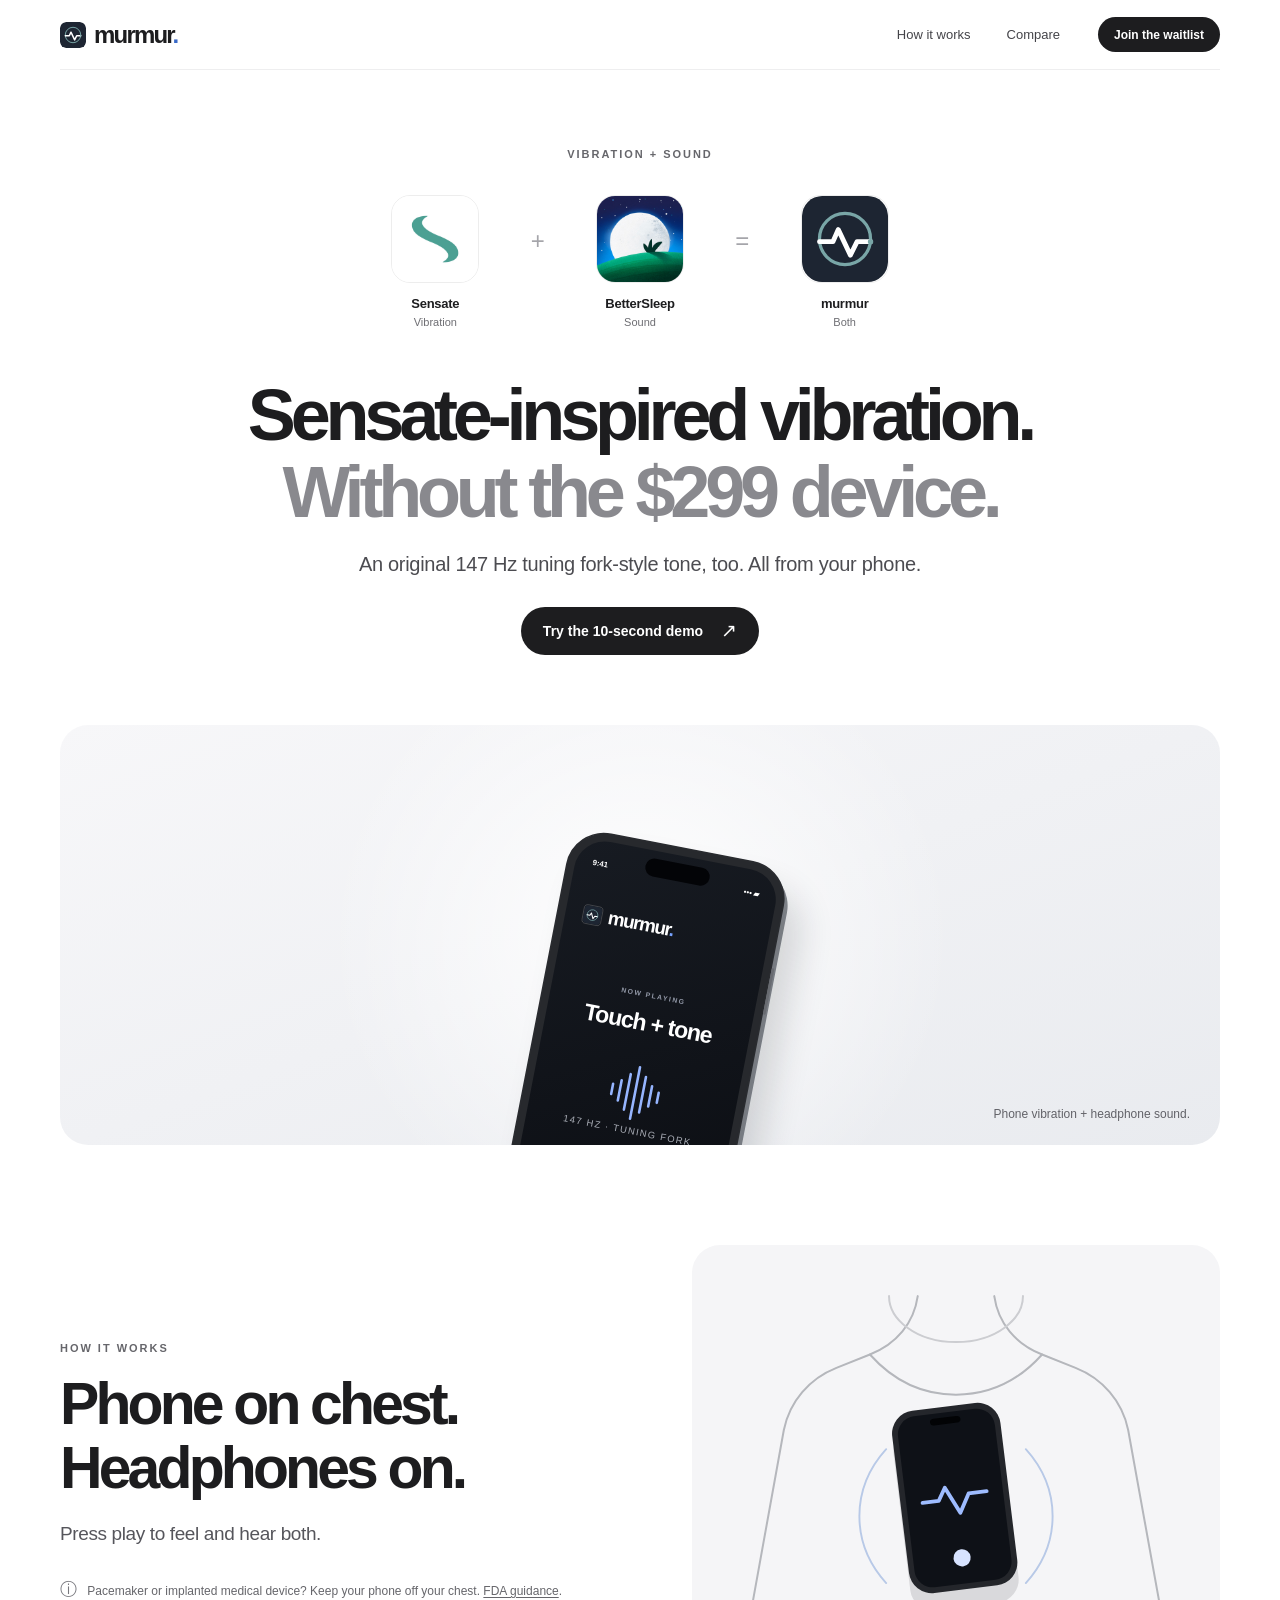
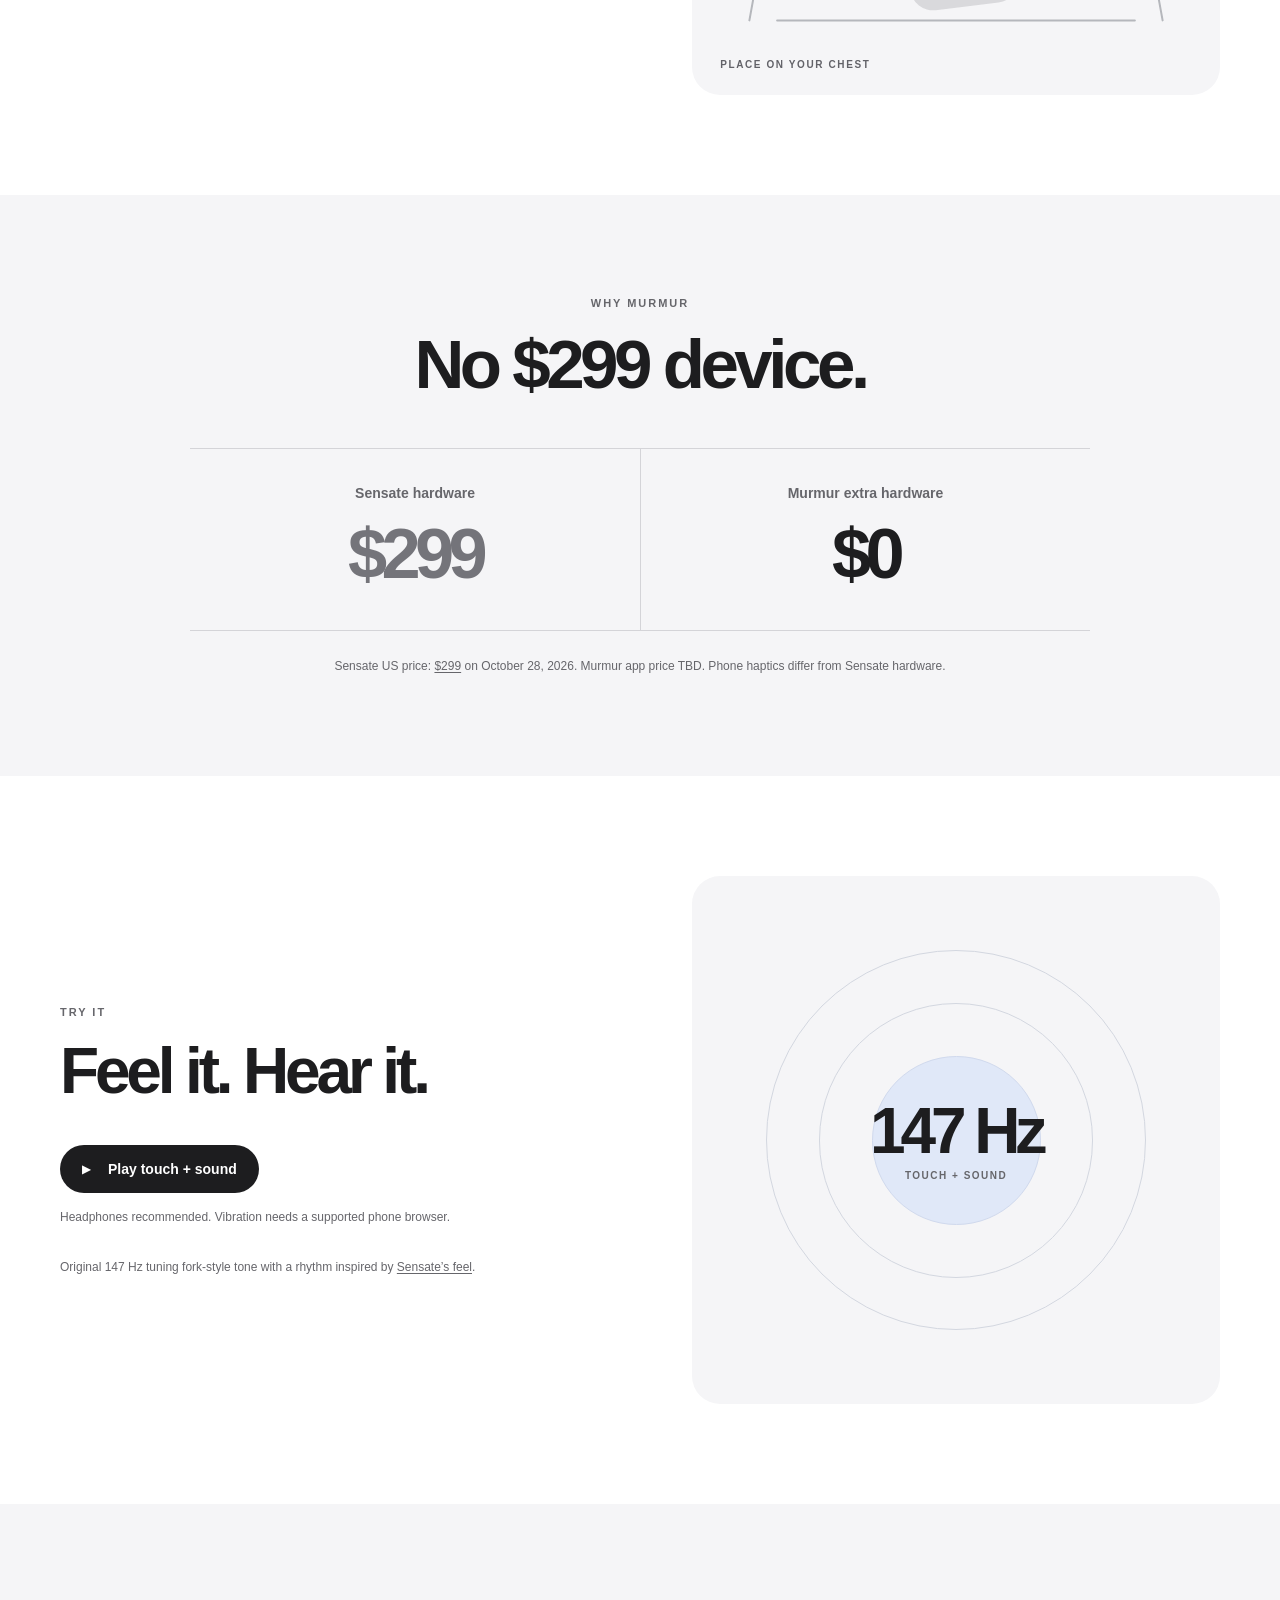
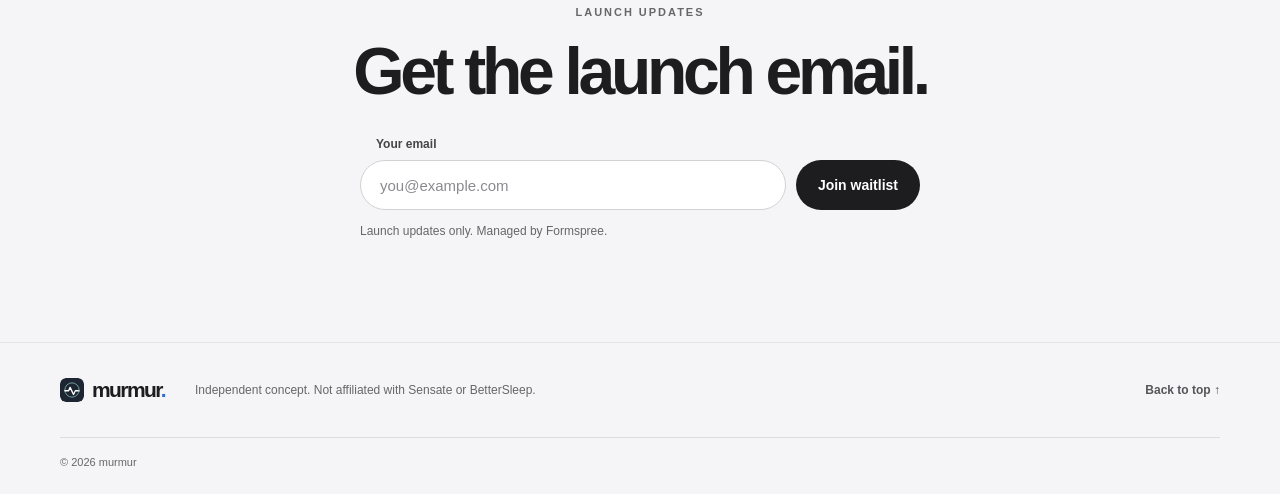
<file: public/index.html>
<!doctype html>
<html lang="en">
  <head>
    <meta charset="UTF-8" />
    <meta name="viewport" content="width=device-width, initial-scale=1" />
    <meta name="theme-color" content="#ffffff" />
    <meta name="description" content="Sensate-inspired phone vibration and an original 147 Hz tuning fork-style tone. No extra device." />
    <meta property="og:title" content="murmur — Touch and sound, on your phone." />
    <meta property="og:description" content="Sensate-inspired vibration and a 147 Hz tuning fork-style tone. No extra device." />
    <meta property="og:type" content="website" />
    <link rel="icon" type="image/svg+xml" href="favicon.svg" />
    <link rel="stylesheet" href="style.css?v=2" />
    <title>murmur — Touch and sound, on your phone.</title>
  </head>
  <body>
    <a class="skip-link" href="#main">Skip to content</a>

    <header class="site-header" id="top">
      <div class="container nav-inner">
        <a class="wordmark" href="#top" aria-label="murmur, home"><img src="murmur-mark.svg" alt="" width="26" height="26" />murmur<span>.</span></a>
        <nav class="desktop-nav" aria-label="Main navigation">
          <a href="#how-it-works">How it works</a>
          <a href="#compare">Compare</a>
        </nav>
        <a class="nav-button" href="#waitlist">Join the waitlist</a>
        <button class="menu-toggle" type="button" aria-label="Open menu" aria-expanded="false" aria-controls="mobile-nav"><span></span><span></span></button>
      </div>
      <nav class="mobile-nav" id="mobile-nav" aria-label="Mobile navigation" hidden>
        <a href="#how-it-works">How it works</a>
        <a href="#compare">Compare</a>
        <a href="#try-it">Try the demo</a>
        <a href="#waitlist">Join the waitlist</a>
      </nav>
    </header>

    <main id="main">
      <section class="hero" aria-labelledby="hero-title">
        <div class="container hero-content">
          <p class="eyebrow">VIBRATION + SOUND</p>
          <div class="logo-equation" id="inspiration-title" aria-label="Sensate-inspired vibration plus BetterSleep-inspired sound equals Murmur">
            <a class="inspiration-app" href="https://apps.apple.com/us/app/sensate-stress-anxiety-relief/id1225801099" target="_blank" rel="noopener noreferrer" aria-label="Sensate app on the App Store, inspiration for vibration">
              <img src="assets/sensate-app-icon.jpg" alt="Sensate app icon" width="88" height="88" />
              <strong>Sensate</strong><span>Vibration</span>
            </a>
            <span class="equation-symbol" aria-hidden="true">+</span>
            <a class="inspiration-app" href="https://apps.apple.com/us/app/bettersleep-relax-and-sleep/id314498713" target="_blank" rel="noopener noreferrer" aria-label="BetterSleep app on the App Store, inspiration for sound">
              <img src="assets/bettersleep-app-icon.jpg" alt="BetterSleep app icon" width="88" height="88" />
              <strong>BetterSleep</strong><span>Sound</span>
            </a>
            <span class="equation-symbol" aria-hidden="true">=</span>
            <div class="inspiration-app inspiration-result">
              <img src="murmur-mark.svg" alt="Murmur app icon" width="88" height="88" />
              <strong>murmur</strong><span>Both</span>
            </div>
          </div>
          <h1 id="hero-title">Sensate-inspired vibration.<br /><span>Without the $299 device.</span></h1>
          <p class="hero-lede">An original 147&nbsp;Hz tuning fork-style tone, too. All from your phone.</p>
          <div class="hero-actions">
            <a class="button button-primary" href="#try-it">Try the 10-second demo <span aria-hidden="true">↗</span></a>
          </div>
        </div>

        <div class="hero-stage" aria-label="Preview of a Murmur rhythm playing on a phone" role="img">
          <div class="stage-light" aria-hidden="true"></div>
          <div class="product-phone" aria-hidden="true">
            <div class="product-screen">
              <div class="phone-notch"></div>
              <div class="phone-top"><span>9:41</span><span>••• ▰</span></div>
              <div class="phone-brand"><img src="murmur-mark.svg" alt="" width="23" height="23" />murmur<span>.</span></div>
              <div class="phone-center"><span class="phone-kicker">NOW PLAYING</span><strong>Touch + tone</strong><span class="phone-pulse"><i></i><i></i><i></i><i></i><i></i><i></i><i></i></span><span class="phone-time">147 HZ · TUNING FORK</span></div>
              <div class="phone-control"><span>Ⅱ</span></div>
            </div>
          </div>
          <p class="stage-caption">Phone vibration + headphone sound.</p>
        </div>
      </section>

      <section class="placement section" id="how-it-works" aria-labelledby="placement-title">
        <div class="container placement-grid">
          <div class="placement-copy">
            <p class="eyebrow">HOW IT WORKS</p>
            <h2 id="placement-title">Phone on chest.<br />Headphones on.</h2>
            <p class="section-lede">Press play to feel and hear both.</p>
            <p class="safety-note"><span aria-hidden="true">ⓘ</span> Pacemaker or implanted medical device? Keep your phone off your chest. <a href="https://www.fda.gov/radiation-emitting-products/cell-phones/magnets-cell-phones-and-smart-watches-may-affect-pacemakers-and-other-implanted-medical-devices" target="_blank" rel="noopener noreferrer">FDA guidance</a>.</p>
          </div>
          <div class="placement-visual">
            <svg viewBox="0 0 460 450" aria-label="Illustration of a phone resting on the center of the chest" role="img">
              <path class="body-line" d="M190 43c-4 28-22 50-50 61l-35 14c-28 11-49 35-55 65L14 382m256-339c4 28 22 50 50 61l35 14c28 11 49 35 55 65l36 199" />
              <path class="body-line" d="M140 104c25 28 54 42 90 42s65-14 90-42M43 382h374" />
              <path class="body-line subtle" d="M160 43c0 24 28 48 70 48s70-24 70-48" />
              <rect class="chest-phone-shadow" x="173" y="176" width="114" height="192" rx="24" transform="rotate(-7 230 272)" />
              <g transform="rotate(-7 230 265)"><rect class="chest-phone" x="173" y="158" width="114" height="192" rx="24" /><rect class="chest-screen" x="179" y="164" width="102" height="180" rx="19" /><rect class="chest-notch" x="214" y="169" width="32" height="7" rx="4" /><path class="chest-wave" d="M196 255h17l8-13 13 28 11-19h19" /><circle class="chest-play" cx="230" cy="317" r="9" /></g>
              <path class="signal-line" d="M157 203c-19 21-28 43-28 70s9 49 28 70M303 203c19 21 28 43 28 70s-9 49-28 70" />
            </svg>
            <span class="visual-label">PLACE ON YOUR CHEST</span>
          </div>
        </div>
      </section>

      <section class="compare section" id="compare" aria-labelledby="compare-title">
        <div class="container compare-inner">
          <p class="eyebrow">WHY MURMUR</p>
          <h2 id="compare-title">No $299 device.</h2>
          <div class="compare-grid">
            <div class="compare-item"><span class="compare-name">Sensate hardware</span><strong>$299</strong></div>
            <div class="compare-item featured"><span class="compare-name">Murmur extra hardware</span><strong>$0</strong></div>
          </div>
          <p class="compare-footnote">Sensate US price: <a href="https://us.getsensate.com/products/sensate" target="_blank" rel="noopener noreferrer">$299</a> on October 28, 2026. Murmur app price TBD. Phone haptics differ from Sensate hardware.</p>
        </div>
      </section>

      <section class="demo section" id="try-it" aria-labelledby="demo-title">
        <div class="container demo-grid">
          <div class="demo-copy">
            <p class="eyebrow">TRY IT</p>
            <h2 id="demo-title">Feel it. Hear it.</h2>
            <button class="button button-primary play-button" type="button" id="play-demo" aria-pressed="false"><span class="play-icon" aria-hidden="true">▶</span><span class="play-label">Play touch + sound</span></button>
            <p class="demo-feedback" id="demo-feedback" role="status" aria-live="polite">Headphones recommended. Vibration needs a supported phone browser.</p>
            <p class="demo-note">Original 147&nbsp;Hz tuning fork-style tone with a rhythm inspired by <a href="https://help.getsensate.com/en-US/sensate%E2%80%99s-vibrations-how-they-work-and-what-to-expect-1198219" target="_blank" rel="noopener noreferrer">Sensate’s feel</a>.</p>
          </div>
          <div class="demo-visual" aria-hidden="true"><div class="demo-circle demo-circle-outer"></div><div class="demo-circle demo-circle-middle"></div><div class="demo-circle demo-circle-inner"></div><div class="demo-center"><strong>147&nbsp;Hz</strong><span>TOUCH + SOUND</span></div></div>
        </div>
      </section>

      <section class="waitlist section" id="waitlist" aria-labelledby="waitlist-title">
        <div class="container waitlist-inner">
          <p class="eyebrow">LAUNCH UPDATES</p>
          <h2 id="waitlist-title">Get the launch email.</h2>
          <form id="waitlist-form" action="https://formspree.io/f/mljjwwva" method="POST">
            <label for="waitlist-email">Your email</label>
            <div class="waitlist-row">
              <input id="waitlist-email" name="email" type="email" autocomplete="email" inputmode="email" maxlength="254" placeholder="you@example.com" required />
              <button class="button button-primary" type="submit">Join waitlist</button>
            </div>
            <p class="waitlist-feedback" id="waitlist-feedback" role="status" aria-live="polite">Launch updates only. Managed by Formspree.</p>
          </form>
        </div>
      </section>
    </main>

    <footer class="site-footer"><div class="container footer-inner"><a class="wordmark" href="#top" aria-label="murmur, back to top"><img src="murmur-mark.svg" alt="" width="24" height="24" />murmur<span>.</span></a><p>Independent concept. Not affiliated with Sensate or BetterSleep.</p><a href="#top" class="back-top">Back to top ↑</a></div><div class="container footer-bottom">© <span id="year">2026</span> murmur</div></footer>
    <script src="script.js?v=2" defer></script>
  </body>
</html>
</file>
<file: public/style.css>
:root {
  color-scheme: light;
  --ink: #1d1d1f;
  --muted: #6e6e73;
  --line: #dedee2;
  --panel: #f5f5f7;
  --blue: #3869c8;
  --font: -apple-system, BlinkMacSystemFont, "SF Pro Display", "Segoe UI", Roboto, Helvetica, Arial, sans-serif;
}

*, *::before, *::after { box-sizing: border-box; }
html { scroll-behavior: smooth; }
body { min-width: 320px; margin: 0; background: #fff; color: var(--ink); font-family: var(--font); -webkit-font-smoothing: antialiased; }
a { color: inherit; }
button { font: inherit; }
[hidden] { display: none !important; }
:focus-visible { outline: 3px solid var(--blue); outline-offset: 4px; }
::selection { background: #dbe5ff; }
.container { width: min(100% - 64px, 1160px); margin-inline: auto; }
.skip-link { position: absolute; z-index: 100; left: 20px; top: -80px; padding: 10px 16px; border-radius: 10px; background: var(--ink); color: #fff; text-decoration: none; }
.skip-link:focus { top: 10px; }

/* Navigation */
.site-header { position: relative; z-index: 10; background: #fff; }
.nav-inner { display: flex; min-height: 70px; align-items: center; gap: 28px; border-bottom: 1px solid #eeeeef; }
.wordmark { flex: 0 0 auto; font-size: 24px; font-weight: 750; letter-spacing: -.075em; line-height: 1; text-decoration: none; }
.wordmark span { color: var(--blue); }
.wordmark img { margin-right: 8px; vertical-align: -5px; border-radius: 6px; }
.desktop-nav { display: flex; gap: 36px; margin-left: auto; }
.desktop-nav a { color: #444449; font-size: 13px; font-weight: 500; text-decoration: none; transition: color .2s; }
.desktop-nav a:hover, .back-top:hover { color: var(--blue); }
.nav-button { display: inline-flex; min-height: 35px; align-items: center; justify-content: center; margin-left: 10px; padding: 0 16px; border-radius: 999px; background: var(--ink); color: #fff; font-size: 12px; font-weight: 600; text-decoration: none; transition: background .2s; }
.nav-button:hover { background: #45454a; }
.menu-toggle { display: none; width: 38px; height: 38px; margin-left: auto; padding: 10px; border: 1px solid #dadade; border-radius: 50%; background: #fff; cursor: pointer; }
.menu-toggle span { display: block; height: 1.5px; margin: 5px 0; background: var(--ink); transition: transform .2s; }
.menu-toggle[aria-expanded="true"] span:first-child { transform: translateY(3.25px) rotate(45deg); }
.menu-toggle[aria-expanded="true"] span:last-child { transform: translateY(-3.25px) rotate(-45deg); }
.mobile-nav { display: none; }

/* Hero */
.hero-content { padding: 76px 0 70px; text-align: center; }
.eyebrow { margin: 0; color: #66666b; font-size: 11px; font-weight: 650; letter-spacing: .18em; line-height: 1.5; }
.hero h1 { margin: 0 auto 19px; font-size: clamp(46px, 5.7vw, 72px); font-weight: 720; letter-spacing: -.072em; line-height: 1.06; }
.hero h1 span, .compare h2 span { color: #89898e; }
.hero-lede { max-width: 720px; margin: 0 auto; color: #4c4c51; font-size: clamp(17px, 1.7vw, 20px); line-height: 1.5; letter-spacing: -.015em; }
.hero-actions { display: flex; align-items: center; justify-content: center; margin-top: 28px; }
.button { display: inline-flex; min-height: 48px; align-items: center; justify-content: center; gap: 18px; padding: 0 22px; border: 0; border-radius: 999px; font-size: 14px; font-weight: 600; text-decoration: none; cursor: pointer; transition: background .2s, transform .2s; }
.button:hover { transform: translateY(-2px); }
.button-primary { background: var(--ink); color: #fff; }
.button-primary:hover { background: #424246; }
.hero-actions .button-primary > span:last-child { font-size: 19px; font-weight: 400; line-height: 0; }
.hero-stage { position: relative; display: grid; width: min(100% - 64px, 1160px); height: 420px; place-items: center; overflow: hidden; margin: 0 auto; border-radius: 28px; background: linear-gradient(160deg, #f7f7f9, #e9ebef); }
.stage-light { position: absolute; width: 650px; height: 650px; border-radius: 50%; background: radial-gradient(circle, rgba(255,255,255,.95), rgba(255,255,255,0) 68%); }
.product-phone { position: relative; width: 258px; height: 516px; padding: 8px; transform: translateY(82px) rotate(11deg) scale(.86); border: 2px solid #292b2f; border-radius: 45px; background: #27292d; box-shadow: 25px 30px 40px rgba(27, 31, 38, .16), 5px 7px 0 #878b91; }
.product-phone::after { content: ""; position: absolute; top: 116px; right: -5px; width: 3px; height: 55px; border-radius: 2px; background: #686b71; }
.product-screen { position: relative; height: 100%; overflow: hidden; padding: 22px 20px; border-radius: 36px; background: linear-gradient(155deg, #171b22, #0a0c11); color: #fff; }
.phone-notch { position: absolute; top: 9px; left: 50%; width: 76px; height: 21px; transform: translateX(-50%); border-radius: 20px; background: #030407; }
.phone-top { display: flex; justify-content: space-between; font-size: 9px; font-weight: 650; }
.phone-brand { margin-top: 42px; font-size: 22px; font-weight: 700; letter-spacing: -.07em; }
.phone-brand span { color: #78a3ff; }
.phone-brand img { margin-right: 7px; vertical-align: -5px; border: 1px solid rgba(255,255,255,.2); border-radius: 5px; }
.phone-center { display: flex; height: 292px; flex-direction: column; align-items: center; justify-content: center; }
.phone-kicker { color: #9298a7; font-size: 8px; font-weight: 650; letter-spacing: .22em; }
.phone-center strong { margin-top: 13px; font-size: 27px; font-weight: 600; letter-spacing: -.05em; }
.phone-pulse { display: flex; height: 75px; align-items: center; gap: 6px; margin-top: 29px; }
.phone-pulse i { width: 3px; height: 15px; border-radius: 4px; background: #96b5ff; }
.phone-pulse i:nth-child(2), .phone-pulse i:nth-child(6) { height: 27px; }
.phone-pulse i:nth-child(3), .phone-pulse i:nth-child(5) { height: 45px; }
.phone-pulse i:nth-child(4) { height: 64px; }
.phone-time { color: #aaaeb7; font-size: 11px; letter-spacing: .14em; }
.phone-control { display: grid; width: 44px; height: 44px; place-items: center; margin: 0 auto; border-radius: 50%; background: #f5f5f7; color: #1d1d1f; font-size: 16px; }
.stage-caption { position: absolute; right: 30px; bottom: 24px; margin: 0; color: #626268; font-size: 12px; }

/* Inspiration */
.logo-equation { display: grid; width: min(100%, 560px); grid-template-columns: minmax(0, 1fr) 24px minmax(0, 1fr) 24px minmax(0, 1fr); align-items: start; gap: 15px; margin: 32px auto 48px; scroll-margin-top: 90px; }
.inspiration-app { display: flex; min-width: 0; flex-direction: column; align-items: center; color: var(--ink); text-decoration: none; }
.inspiration-app img { display: block; width: 88px; height: 88px; border: 1px solid rgba(0,0,0,.07); border-radius: 19px; object-fit: cover; }
.inspiration-app strong { margin-top: 13px; font-size: 13px; font-weight: 650; letter-spacing: -.02em; }
.inspiration-app span { margin-top: 4px; color: var(--muted); font-size: 11px; line-height: 1.35; }
a.inspiration-app:hover strong { color: var(--blue); }
.equation-symbol { padding-top: 34px; color: #a5a5aa; font-size: 24px; font-weight: 350; line-height: 1; }

/* Placement */
.section { padding: 100px 0; }
.placement-grid { display: grid; grid-template-columns: 1fr 1fr; gap: 9%; align-items: center; }
.placement h2, .compare h2, .demo h2 { margin: 16px 0 20px; font-size: clamp(43px, 4.6vw, 62px); font-weight: 680; letter-spacing: -.065em; line-height: 1.09; }
.section-lede { max-width: 550px; margin: 0; color: #55555b; font-size: 19px; letter-spacing: -.02em; line-height: 1.5; }
.safety-note { max-width: 530px; margin: 32px 0 0; color: #66666b; font-size: 12px; line-height: 1.55; }
.safety-note > span { margin-right: 7px; color: #77777d; font-size: 17px; line-height: 1; }
.safety-note a { text-underline-offset: 2px; }
.placement-visual { position: relative; display: grid; min-height: 450px; place-items: center; overflow: hidden; border-radius: 28px; background: var(--panel); }
.placement-visual svg { display: block; width: min(93%, 440px); height: auto; }
.body-line { fill: none; stroke: #b5b7bc; stroke-linecap: round; stroke-linejoin: round; stroke-width: 2.1; }
.body-line.subtle { stroke: #cccdd1; }
.chest-phone-shadow { fill: rgba(20,22,27,.12); }
.chest-phone { fill: #24262b; }
.chest-screen { fill: #0e1117; }
.chest-notch { fill: #020305; }
.chest-wave { fill: none; stroke: #9ebcff; stroke-linecap: round; stroke-linejoin: round; stroke-width: 4; }
.chest-play { fill: #d7e3ff; }
.signal-line { fill: none; stroke: #b8c9e7; stroke-linecap: round; stroke-width: 2; }
.visual-label { position: absolute; bottom: 25px; left: 28px; color: #626268; font-size: 10px; font-weight: 650; letter-spacing: .16em; }

/* Comparison */
.compare { background: var(--panel); text-align: center; }
.compare-inner { max-width: 900px; }
.compare h2 { margin: 16px auto 45px; font-size: clamp(46px, 5.4vw, 72px); }
.compare-grid { display: grid; grid-template-columns: 1fr 1fr; align-items: stretch; border-top: 1px solid #d4d4d8; border-bottom: 1px solid #d4d4d8; }
.compare-item { padding: 36px 30px 38px; }
.compare-item + .compare-item { border-left: 1px solid #d4d4d8; }
.compare-name { display: block; color: #66666b; font-size: 14px; font-weight: 600; }
.compare-item strong { display: block; margin-top: 14px; color: #74747a; font-size: clamp(50px, 5.5vw, 75px); font-weight: 650; letter-spacing: -.08em; line-height: 1.1; }
.compare-item.featured strong { color: var(--ink); }
.compare-footnote { max-width: 730px; margin: 26px auto 0; color: #66666b; font-size: 12px; line-height: 1.6; }
.compare-footnote a { text-underline-offset: 2px; }

/* Demo */
.demo-grid { display: grid; grid-template-columns: 1fr 1fr; gap: 9%; align-items: center; }
.demo h2 { font-size: clamp(48px, 5vw, 68px); }
.demo .section-lede { max-width: 490px; }
.play-button { margin-top: 19px; }
.play-icon { font-size: 11px; }
.demo-feedback { min-height: 35px; max-width: 470px; margin: 15px 0 0; color: #66666b; font-size: 12px; line-height: 1.5; }
.demo-note { max-width: 460px; margin: 15px 0 0; color: #66666b; font-size: 12px; line-height: 1.5; }
.demo-note a { text-underline-offset: 2px; }
.demo-visual { position: relative; display: grid; width: 100%; aspect-ratio: 1; place-items: center; overflow: hidden; border-radius: 28px; background: var(--panel); }
.demo-circle { position: absolute; border: 1px solid #d3d7e0; border-radius: 50%; }
.demo-circle-outer { width: 72%; aspect-ratio: 1; }
.demo-circle-middle { width: 52%; aspect-ratio: 1; }
.demo-circle-inner { width: 32%; aspect-ratio: 1; background: #e0e8f8; border-color: #d0d9ed; }
.demo-center { position: relative; z-index: 1; display: flex; flex-direction: column; align-items: center; gap: 7px; }
.demo-center strong { font-size: clamp(49px, 5vw, 68px); font-weight: 650; letter-spacing: -.08em; line-height: 1; }
.demo-center span { color: #66666b; font-size: 10px; font-weight: 650; letter-spacing: .15em; }
.demo-visual.is-playing .demo-circle-inner { animation: sample-pulse 10s ease-in-out 1; }
.demo-visual.is-playing .demo-circle-middle { animation: sample-ring 10s ease-in-out 1; }
.demo-visual.is-playing .demo-circle-outer { animation: sample-ring 10s ease-in-out 1; }
@keyframes sample-pulse { 0%, 100% { transform: scale(1); background: #e0e8f8; } 45% { transform: scale(1.19); background: #ccdcf9; } 80% { transform: scale(1.05); } }
@keyframes sample-ring { 0%, 100% { transform: scale(1); opacity: 1; } 45% { transform: scale(1.07); opacity: .45; } 80% { transform: scale(1.02); opacity: .8; } }

/* Waitlist */
.waitlist { border-bottom: 1px solid #e3e3e6; background: var(--panel); text-align: center; }
.waitlist-inner { max-width: 680px; }
.waitlist h2 { margin: 15px 0 30px; font-size: clamp(44px, 5.2vw, 66px); font-weight: 680; letter-spacing: -.065em; line-height: 1.08; }
.waitlist form { max-width: 560px; margin-inline: auto; }
.waitlist label { display: block; margin: 0 0 9px 16px; color: #444449; font-size: 12px; font-weight: 600; text-align: left; }
.waitlist-row { display: flex; gap: 10px; }
.waitlist input { min-width: 0; height: 50px; flex: 1; padding: 0 19px; border: 1px solid #d1d1d6; border-radius: 999px; background: #fff; color: var(--ink); font: inherit; font-size: 15px; }
.waitlist input::placeholder { color: #8a8a90; }
.waitlist input:focus { border-color: var(--blue); outline: 3px solid #dbe5ff; outline-offset: 1px; }
.waitlist button { flex: 0 0 auto; }
.waitlist button:disabled { opacity: .5; cursor: not-allowed; transform: none; }
.waitlist-feedback { min-height: 20px; margin: 12px 0 0; color: #66666b; font-size: 12px; line-height: 1.5; text-align: left; }
.waitlist-feedback.is-error { color: #b42318; }
.waitlist-feedback.is-success { color: #247a56; }

/* Footer */
.site-footer { background: var(--panel); }
.footer-inner { display: flex; align-items: center; gap: 30px; padding: 35px 0; border-bottom: 1px solid #dcdce0; }
.footer-inner .wordmark { font-size: 21px; }
.footer-inner p { margin: 0 auto 0 0; color: #66666b; font-size: 12px; }
.back-top { color: #54545a; font-size: 12px; font-weight: 600; text-decoration: none; }
.footer-bottom { padding: 18px 0 26px; color: #66666b; font-size: 11px; }

@media (max-width: 900px) {
  .hero-content { padding-top: 70px; }
  .hero h1 { font-size: clamp(44px, 6.3vw, 64px); }
  .section { padding: 90px 0; }
  .placement-grid, .demo-grid { gap: 5%; }
  .placement h2, .demo h2 { font-size: clamp(41px, 5vw, 54px); }
  .placement-visual { min-height: 420px; }
}

@media (max-width: 700px) {
  .container { width: min(100% - 40px, 600px); }
  .nav-inner { min-height: 62px; }
  .desktop-nav, .nav-button { display: none; }
  .menu-toggle { display: block; }
  .mobile-nav { position: absolute; top: 62px; right: 0; left: 0; display: flex; flex-direction: column; padding: 8px 20px 18px; border-bottom: 1px solid #e3e3e6; background: #fff; box-shadow: 0 12px 20px rgba(0,0,0,.06); }
  .mobile-nav a { padding: 12px 0; font-size: 15px; font-weight: 550; text-decoration: none; }
  .hero-content { padding: 58px 0 58px; }
  .hero h1 { font-size: clamp(41px, 7.2vw, 54px); }
  .hero-lede { max-width: 570px; font-size: 18px; }
  .logo-equation { margin: 29px auto 39px; }
  .inspiration-app img { width: 72px; height: 72px; border-radius: 16px; }
  .equation-symbol { padding-top: 27px; }
  .hero-stage { width: min(100% - 24px, 600px); height: 350px; border-radius: 20px; }
  .product-phone { transform: translateY(90px) rotate(11deg) scale(.72); }
  .stage-caption { right: 18px; bottom: 17px; font-size: 10px; }
  .placement-grid, .demo-grid { grid-template-columns: minmax(0, 1fr); gap: 40px; }
  .placement-visual { min-height: 430px; }
  .compare h2 { margin-bottom: 42px; }
  .demo-visual { max-width: 540px; justify-self: center; }
}

@media (max-width: 480px) {
  .hero-content { padding: 49px 0 47px; }
  .hero h1 { margin: 0 auto 15px; font-size: clamp(36px, 9vw, 45px); letter-spacing: -.066em; }
  .hero-lede { font-size: 16px; line-height: 1.48; }
  .hero-actions { margin-top: 24px; }
  .button { min-height: 46px; padding-inline: 18px; font-size: 13px; }
  .hero-stage { height: 310px; }
  .product-phone { transform: translateY(98px) rotate(11deg) scale(.62); }
  .stage-caption { left: 17px; right: auto; }
  .logo-equation { grid-template-columns: minmax(0, 1fr) 14px minmax(0, 1fr) 14px minmax(0, 1fr); gap: 6px; margin: 25px auto 33px; }
  .inspiration-app img { width: 56px; height: 56px; border-radius: 13px; }
  .inspiration-app strong { margin-top: 10px; font-size: 11px; }
  .inspiration-app span { font-size: 10px; }
  .equation-symbol { padding-top: 18px; font-size: 18px; }
  .section { padding: 75px 0; }
  .placement h2, .demo h2 { font-size: clamp(40px, 10vw, 50px); }
  .section-lede { font-size: 17px; }
  .placement-visual { min-height: 350px; }
  .placement-visual svg { width: 94%; }
  .compare h2 { font-size: clamp(39px, 9vw, 50px); }
  .compare-item { padding: 34px 10px; }
  .compare-item strong { font-size: 50px; }
  .compare-footnote { font-size: 11px; }
  .demo-grid { gap: 33px; }
  .demo-visual { border-radius: 20px; }
  .waitlist h2 { font-size: clamp(40px, 10vw, 50px); }
  .waitlist-row { flex-direction: column; }
  .waitlist button { width: 100%; }
  .footer-inner { flex-wrap: wrap; gap: 13px 22px; }
  .footer-inner p { order: 3; flex: 0 0 100%; line-height: 1.5; }
  .back-top { margin-left: auto; }
}

@media (max-width: 360px) {
  .hero h1 { font-size: 35px; }
  .compare-item strong { font-size: 45px; }
}

@media (prefers-reduced-motion: reduce) {
  html { scroll-behavior: auto; }
  *, *::before, *::after { animation-duration: .01ms !important; animation-iteration-count: 1 !important; transition-duration: .01ms !important; }
}
</file>
